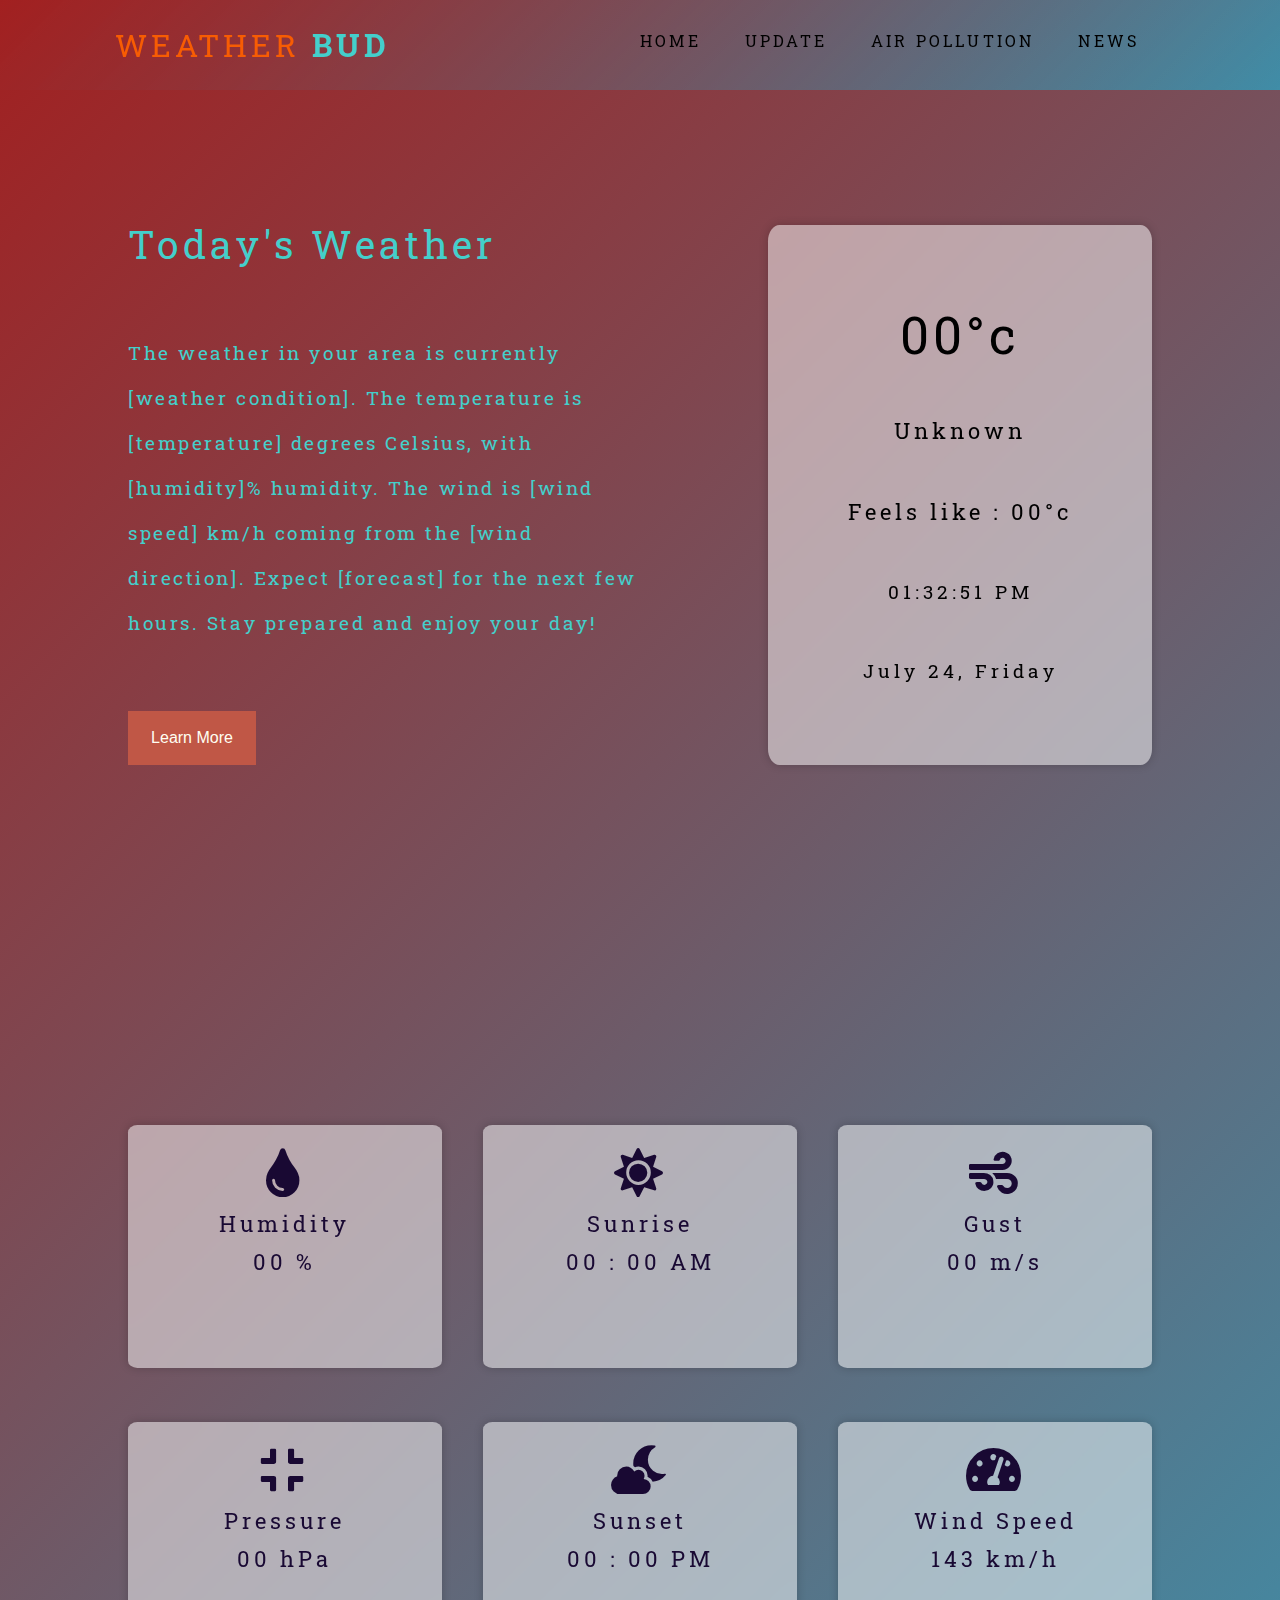
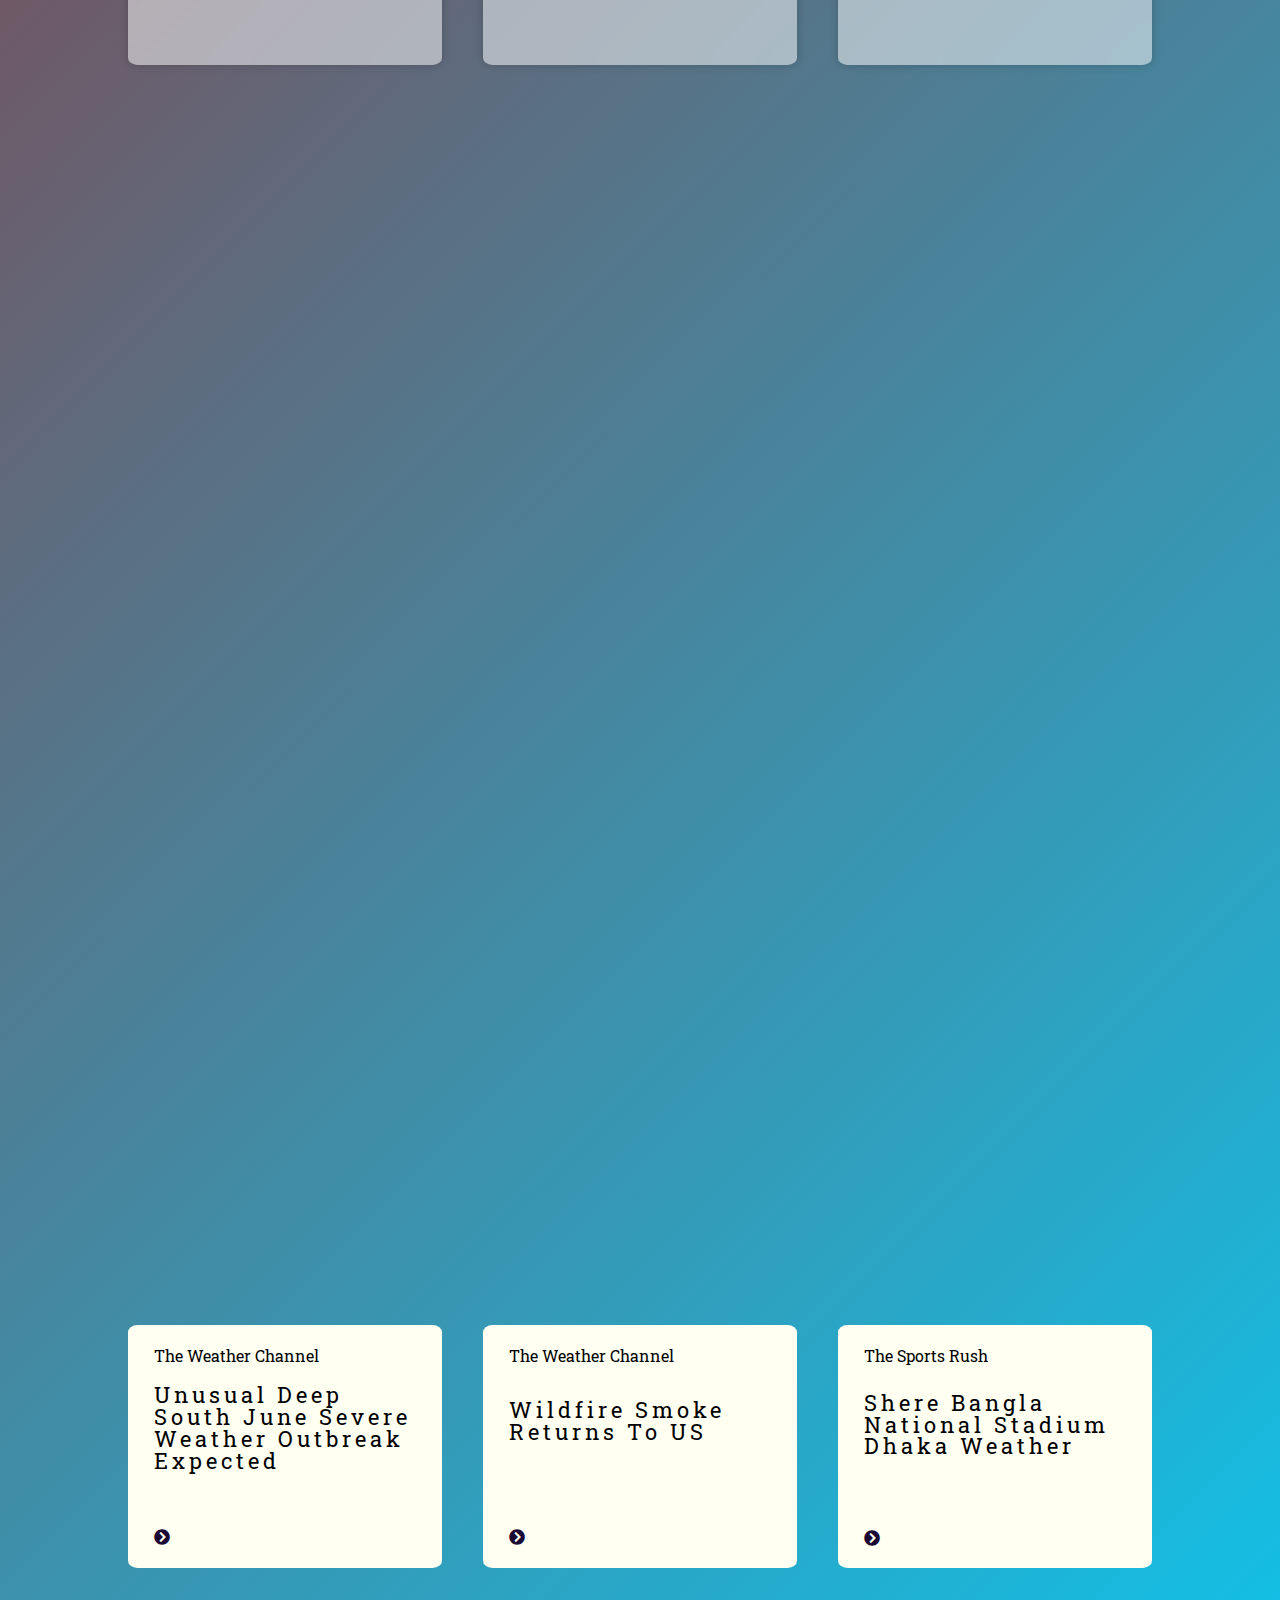
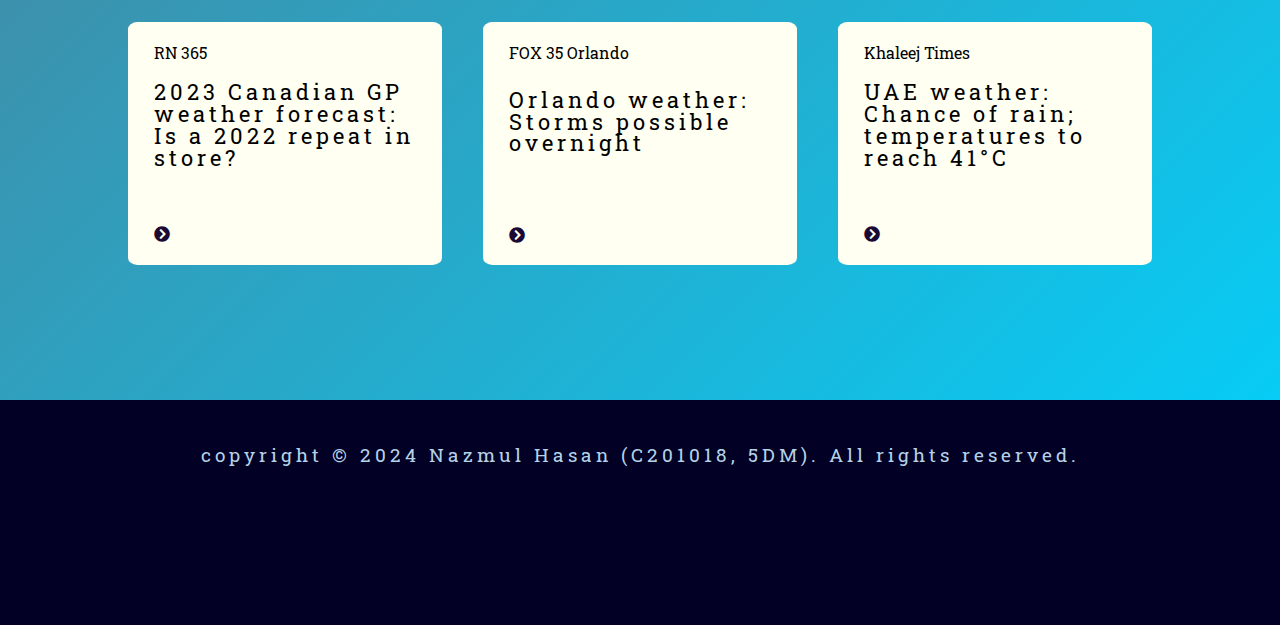
<file: index.html>
<!DOCTYPE html>
<html lang="en">

<head>
 <meta charset="UTF-8">
 <meta http-equiv="X-UA-Compatible" content="IE=edge">
 <meta name="viewport" content="width=device-width, initial-scale=1.0">
 <link rel="stylesheet" href="style.css">
 <link rel="stylesheet" href="https://cdnjs.cloudflare.com/ajax/libs/font-awesome/5.15.3/css/all.min.css" />
 <link rel="preconnect" href="https://fonts.googleapis.com">
 <link rel="preconnect" href="https://fonts.gstatic.com" crossorigin>
 <link href="https://fonts.googleapis.com/css2?family=Roboto+Slab:wght@100..900&display=swap" rel="stylesheet">
 <link rel="preconnect" href="https://fonts.googleapis.com">
<link rel="preconnect" href="https://fonts.gstatic.com" crossorigin>
<link href="https://fonts.googleapis.com/css2?family=Poppins:ital,wght@0,100;0,200;0,300;0,400;0,500;0,600;0,700;0,800;0,900;1,100;1,200;1,300;1,400;1,500;1,600;1,700;1,800;1,900&family=Roboto+Slab:wght@100..900&display=swap" rel="stylesheet">
 <title>Weather App</title>
</head>

<body>
 <nav>
  <h3 class="logo">Weather <span>Bud</span></h3>
  <ul class="links">
   <li class="home_link"><a href="#home">home</a></li>
   <li class="update_link"><a href="#update">update</a></li>
   <li class="news_link"><a href="#pollution">air pollution</a></li>
   <li class="news_link"><a href="#news">news</a></li>
  </ul>
 </nav>
 <div id="home">
  <div class="flex_element">
   <div class="text">
    <h2>Today's Weather</h2>
    <p class="temp_text">
     The weather in your area is currently [weather condition]. The temperature is [temperature] degrees Celsius, with
     [humidity]% humidity. The wind is [wind speed] km/h coming from the [wind direction]. Expect [forecast] for the
     next few
     hours. Stay prepared and enjoy your day!
    </p>
    <a href="#update"><button class="learn_more">Learn More</button></a>
   </div>
   <div class="temperature">
    <div class="temp_icon"></div>
    <h1 class="temp">00&deg;c</h1>
    <h4 class="situation">Unknown</h4>
    <h4>Feels like : <span class="feels_like">00&deg;c</span></h4>
    <h5 class="time"></h5>
    <h5 class="day"></h5>
    <h5 class="place"></h5>
   </div>
  </div>
 </div>
 <div id="update">
  <div class="vertical">
   <div class="horizontal">
    <a href="humidity.html" target="_blank">
     <div class="box">
      <h1><i class="fas fa-tint"></i></h1>
      <br>
      <h4>Humidity</h4>
      <br>
      <h4 class="humidity">00 %</h4>
     </div>
    </a>

    <a href="sunrise.html" target="_blank">
     <div class="box">
      <h1><i class="fas fa-sun"></i></h1>
      <br>
      <h4>Sunrise</h4>
      <br>
      <h4 class="sunrise">00 : 00 AM</h4>
     </div>
    </a>

    <a href="gust.html" target="_blank">
     <div class="box">
      <h1><i class="fas fa-wind"></i></h1>
      <br>
      <h4>Gust</h4>
      <br>
      <h4 class="gust">00 m/s</h4>
     </div>
    </a>

   </div>
   <div class="horizontal">
    <a href="pressure.html" target="_blank">
     <div class="box">
      <h1><i class="fas fa-compress"></i></h1>
      <br>
      <h4>Pressure</h4>
      <br>
      <h4 class="pressure">00 hPa</h4>
     </div>
    </a>

    <a href="sunset.html" target="_blank">
     <div class="box">
      <h1><i class="fas fa-regular fa-cloud-moon"></i></h1>
      <br>
      <h4>Sunset</h4>
      <br>
      <h4 class="sunset">00 : 00 PM</h4>
     </div>
    </a>

    <a href="speed.html" target="_blank">
     <div class="box">
      <h1><i class="fas fa-tachometer-alt"></i></h1>
      <br>
      <h4>Wind Speed</h4>
      <br>
      <h4 class="speed">143 km/h</h4>
     </div>
    </a>

   </div>
  </div>
 </div>
 <div id="pollution">
    <div class="dataDiv"></div>
</div>
 <div id="news">
  <div class="vertical">
   <div class="horizontal">
    <div class="box1">
        <p>The Weather Channel</p>
     <h4>Unusual Deep South June Severe Weather Outbreak Expected</h4>
     <br>
     <a href="https://weather.com/storms/severe/news/2023-06-14-severe-outbreak-forecast-south" target="_blank">
      <i class="fas fa-chevron-circle-right"></i>
     </a>
    </div>
    <div class="box1">
        <p>The Weather Channel</p>
     <h4>Wildfire Smoke Returns To US</h4>
     <br>
     <a href="https://weather.com/news/weather/video/wildfire-smoke-returns-to-us" target="_blank">
      <i class="fas fa-chevron-circle-right"></i>
     </a>
    </div>
    <div class="box1">
        <p>The Sports Rush</p>
     <h4>Shere Bangla National Stadium Dhaka Weather</h4>
     <br>
     <a
      href="https://thesportsrush.com/cricket-news-shere-bangla-national-stadium-dhaka-weather-mirpur-stadium-weather-forecast-for-ban-vs-afg-test-day-1/"
      target="_blank">
      <i class="fas fa-chevron-circle-right"></i>
     </a>
    </div>
   </div>

   <div class="horizontal">
    <div class="box1">
    <p>RN 365</p>
     <h4>2023 Canadian GP weather forecast: Is a 2022 repeat in store?</h4>
     <br>
     <a href="https://racingnews365.com/2023-canadian-gp-weather-forecast-is-a-2022-repeat-in-store" target="_blank">
      <i class="fas fa-chevron-circle-right"></i>
     </a>
    </div>
    <div class="box1">
        <p>FOX 35 Orlando</p>
     <h4>Orlando weather: Storms possible overnight</h4>
     <br>
     <a
      href="https://www.fox35orlando.com/news/orlando-weather-scorching-hot-humid-day-with-rain-chances-for-portion-of-across-central-florida"
      target="_blank">
      <i class="fas fa-chevron-circle-right"></i>
     </a>
    </div>
    <div class="box1">
        <p>Khaleej Times</p>
     <h4>UAE weather: Chance of rain; temperatures to reach 41°C</h4>
     <br>
     <a href="https://www.khaleejtimes.com/uae/weather/uae-weather-chance-of-rain-temperatures-to-reach-41c"
      target="_blank">
      <i class="fas fa-chevron-circle-right"></i>
     </a>
    </div>
   </div>
  </div>
 </div>
 <footer>
  <h5>copyright &copy; 2024 Nazmul Hasan (C201018, 5DM). All rights reserved.</h5>
 </footer>
 <script src="app.js"></script>
</body>

</html>
</file>
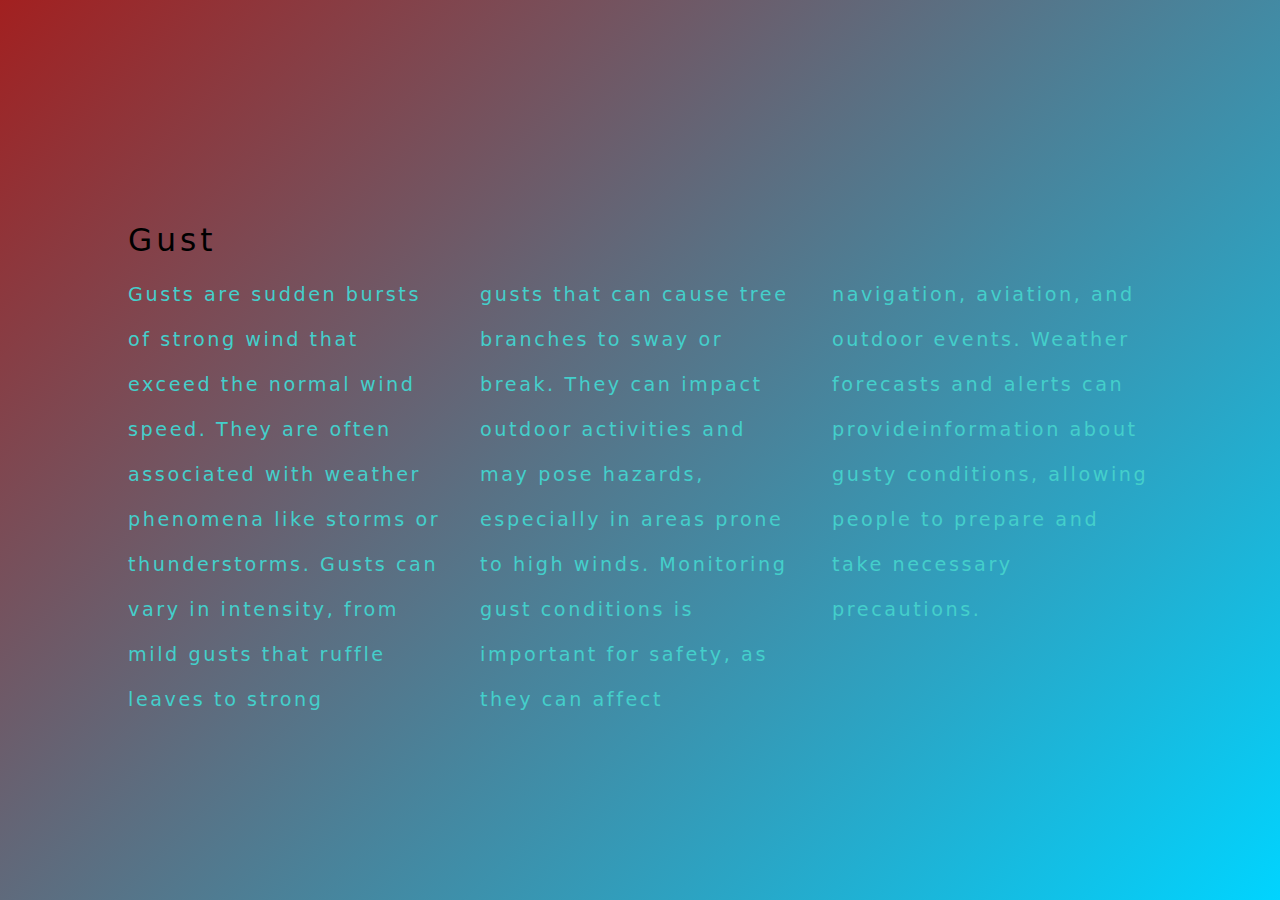
<file: gust.html>
<!DOCTYPE html>
<html lang="en">

<head>
 <meta charset="UTF-8">
 <meta http-equiv="X-UA-Compatible" content="IE=edge">
 <meta name="viewport" content="width=device-width, initial-scale=1.0">
 <link rel="stylesheet" href="style.css">
 <link rel="stylesheet" href="https://cdnjs.cloudflare.com/ajax/libs/font-awesome/5.15.3/css/all.min.css" />
 <title>Gust</title>
</head>

<body>
 <h3>Gust</h3>
 <br>
 <div class="text">
  <p>Gusts are sudden bursts of strong wind that exceed the normal wind speed. They are often associated with weather
   phenomena like storms or thunderstorms. Gusts can vary in intensity, from mild gusts that ruffle leaves to strong
  </p>
  <p>
   gusts that can cause tree branches to sway or break. They can impact outdoor activities and may pose hazards,
   especially in areas prone to high winds.
   Monitoring gust conditions is important for safety, as they can affect

  </p>
  <p>
   navigation, aviation, and outdoor events. Weather forecasts and alerts can provideinformation about gusty conditions,
   allowing people to prepare and take
   necessary precautions.
  </p>
 </div>
</body>

<style>
 body {
  height: 100vh;
  width: 100vw;
  padding-top: 25vh;
  padding-left: 10vw;
  padding-right: 10vw;
 }

 p {
  line-break: 2vh;
  font-size: 1.5vw;
  width: 25vw;
  text-align: justify;
 }

 .text {
  display: flex;
  justify-content: space-between;
  flex-direction: row;
  width: 100%;
 }
</style>

</html>
</file>
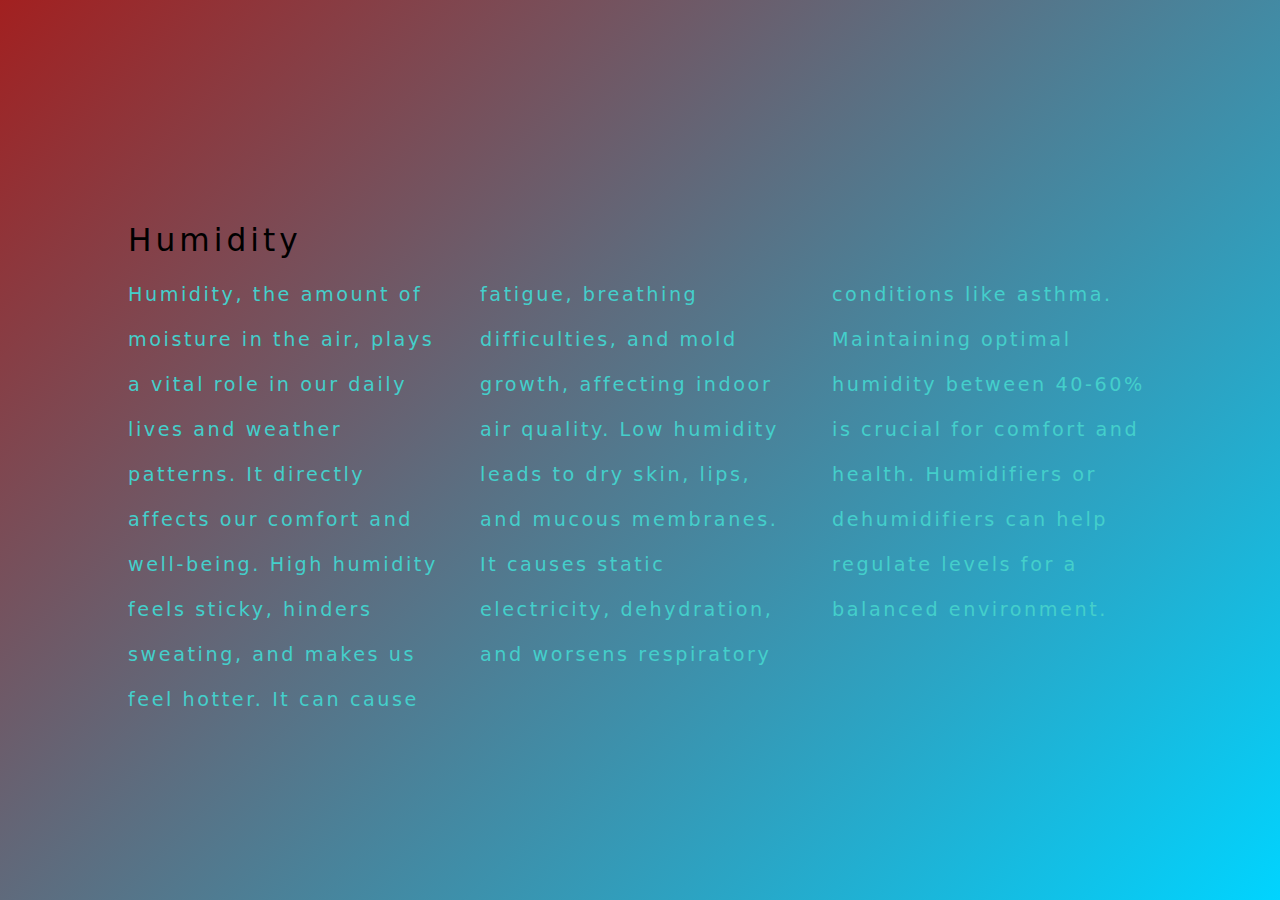
<file: humidity.html>
<!DOCTYPE html>
<html lang="en">

<head>
 <meta charset="UTF-8">
 <meta http-equiv="X-UA-Compatible" content="IE=edge">
 <meta name="viewport" content="width=device-width, initial-scale=1.0">
 <link rel="stylesheet" href="style.css">
 <link rel="stylesheet" href="https://cdnjs.cloudflare.com/ajax/libs/font-awesome/5.15.3/css/all.min.css" />
 <title>Humidity</title>
</head>

<body>
 <h3>Humidity</h3>
 <br>
 <div class="text">
  <p>Humidity, the amount of moisture in the air, plays a vital role in our daily lives and weather patterns. It
   directly
   affects our comfort and well-being. High humidity feels sticky, hinders sweating, and makes us feel hotter. It can
   cause </p>
  <p>
   fatigue, breathing
   difficulties, and mold growth, affecting indoor air quality. Low humidity leads to dry skin, lips, and mucous
   membranes. It causes
   static electricity, dehydration, and worsens
   respiratory
  </p>
  <p>
   conditions like asthma. Maintaining optimal humidity between 40-60% is crucial for comfort and health. Humidifiers or
   dehumidifiers can help
   regulate levels for a balanced environment.
  </p>
 </div>
</body>

<style>
 body {
  height: 100vh;
  width: 100vw;
  padding-top: 25vh;
  padding-left: 10vw;
  padding-right: 10vw;
 }

 p {
  line-break: 2vh;
  font-size: 1.5vw;
  width: 25vw;
  text-align: justify;
 }

 .text {
  display: flex;
  justify-content: space-between;
  flex-direction: row;
  width: 100%;
 }
</style>

</html>
</file>
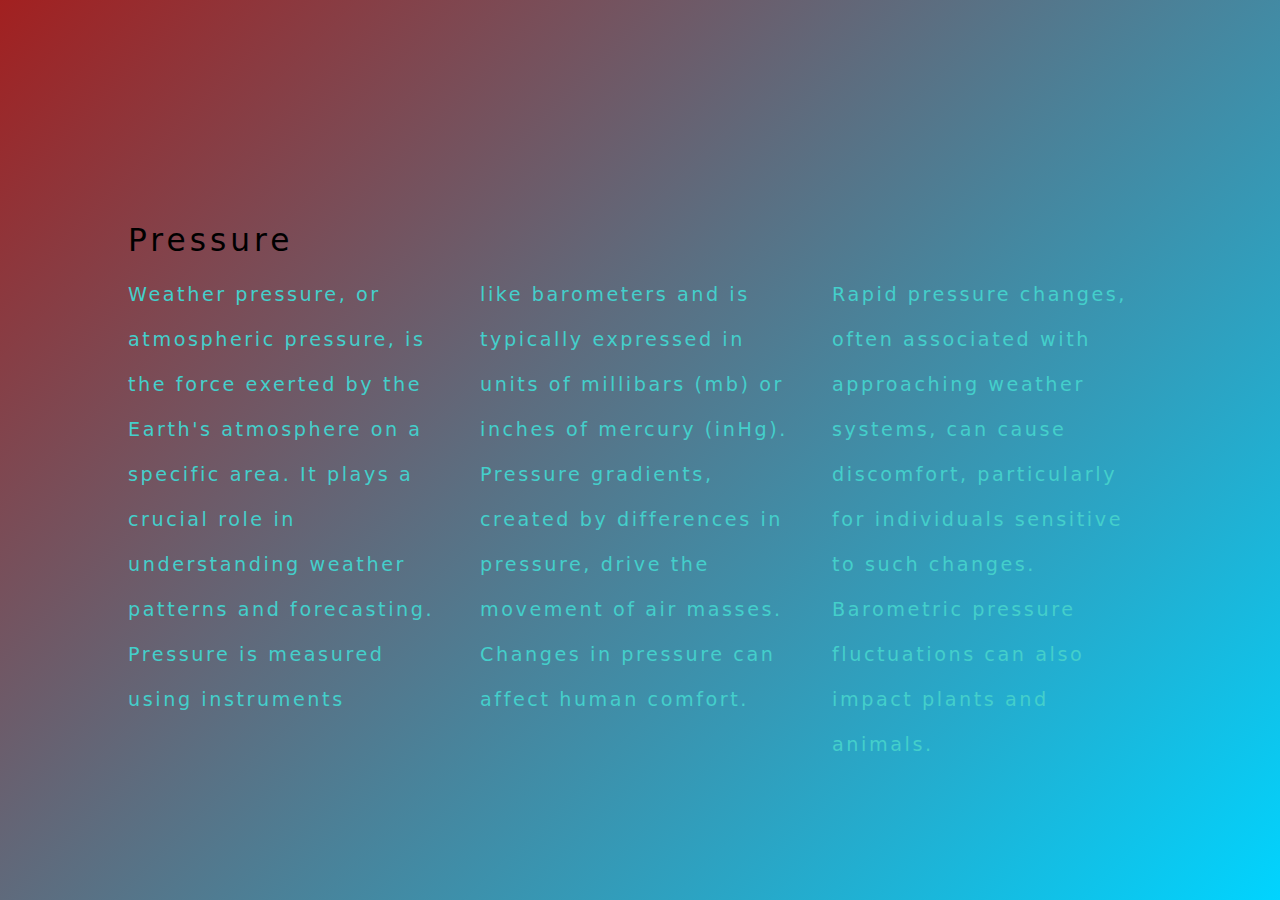
<file: pressure.html>
<!DOCTYPE html>
<html lang="en">

<head>
 <meta charset="UTF-8">
 <meta http-equiv="X-UA-Compatible" content="IE=edge">
 <meta name="viewport" content="width=device-width, initial-scale=1.0">
 <link rel="stylesheet" href="style.css">
 <link rel="stylesheet" href="https://cdnjs.cloudflare.com/ajax/libs/font-awesome/5.15.3/css/all.min.css" />
 <title>Pressure</title>
</head>

<body>
 <h3>Pressure</h3>
 <br>
 <div class="text">
  <p>
   Weather pressure, or atmospheric pressure, is the force exerted by the Earth's atmosphere on a specific area. It
   plays
   a crucial role in understanding weather patterns and forecasting. Pressure is measured using instruments
  </p>
  <p>
   like
   barometers and is typically expressed in units of millibars (mb) or inches of mercury (inHg). Pressure gradients,
   created by differences in pressure, drive the movement of air masses. Changes in pressure can affect human comfort.
  </p>
  <p>
   Rapid pressure changes, often associated with
   approaching
   weather systems, can cause discomfort, particularly for individuals sensitive to such changes. Barometric pressure
   fluctuations can also impact plants and animals.
  </p>
 </div>
</body>

<style>
 body {
  height: 100vh;
  width: 100vw;
  padding-top: 25vh;
  padding-left: 10vw;
  padding-right: 10vw;
 }

 p {
  line-break: 2vh;
  font-size: 1.5vw;
  width: 25vw;
  text-align: justify;
 }

 .text {
  display: flex;
  justify-content: space-between;
  flex-direction: row;
  width: 100%;
 }
</style>

</html>
</file>
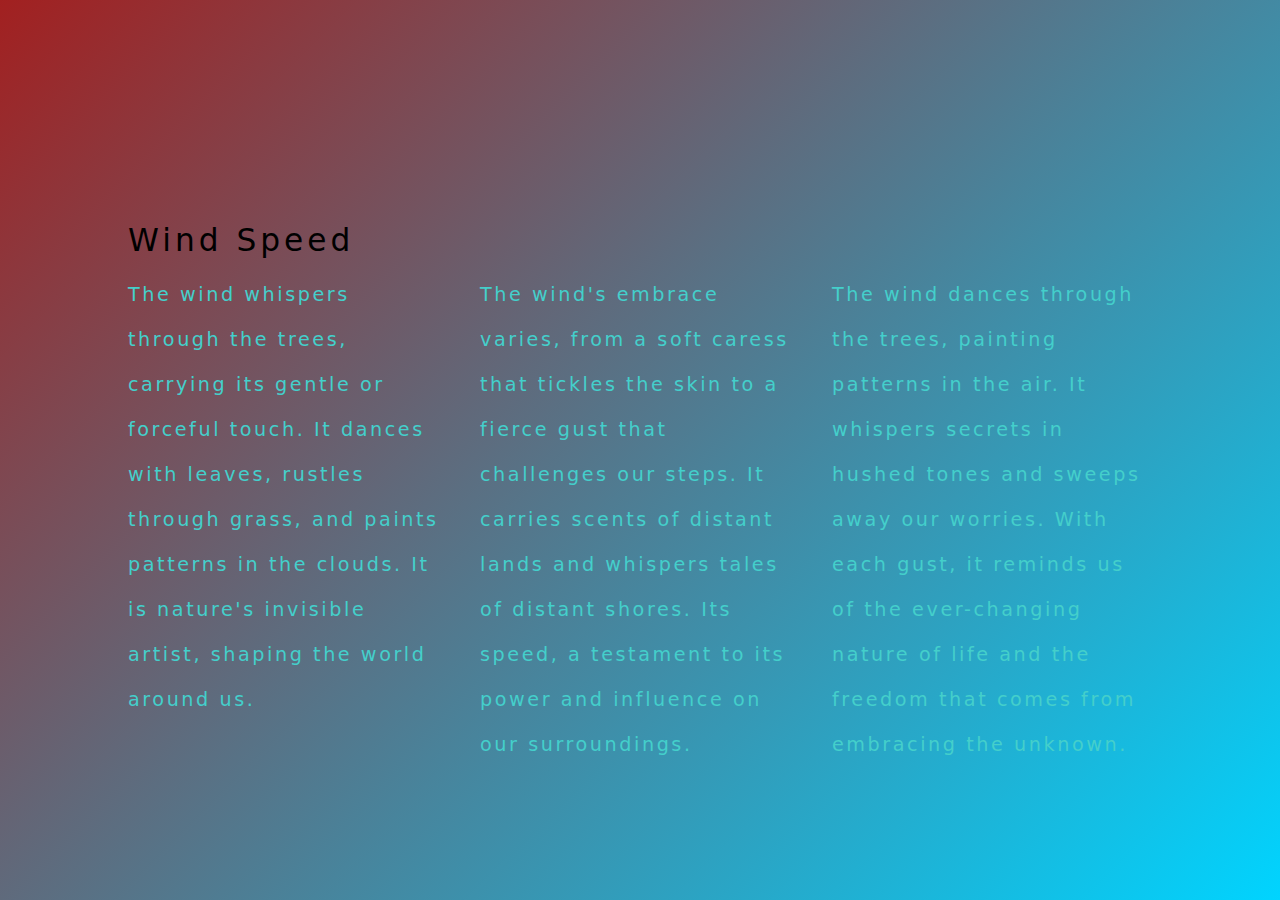
<file: speed.html>
<!DOCTYPE html>
<html lang="en">

<head>
 <meta charset="UTF-8">
 <meta http-equiv="X-UA-Compatible" content="IE=edge">
 <meta name="viewport" content="width=device-width, initial-scale=1.0">
 <link rel="stylesheet" href="style.css">
 <link rel="stylesheet" href="https://cdnjs.cloudflare.com/ajax/libs/font-awesome/5.15.3/css/all.min.css" />
 <title>Wind Speed</title>
</head>

<body>
 <h3>Wind Speed</h3>
 <br>
 <div class="text">
  <p>The wind whispers through the trees, carrying its gentle or forceful touch. It dances with leaves, rustles through
   grass, and paints patterns in the clouds. It is nature's invisible artist, shaping the world around us.
  </p>
  <p>
   The wind's embrace varies, from a soft caress that tickles the skin to a fierce gust that challenges our steps. It
   carries scents of distant lands and whispers tales of distant shores. Its speed, a testament to its power and
   influence
   on our surroundings.

  </p>
  <p>
   The wind dances through the trees, painting patterns in the air. It whispers secrets in hushed tones and sweeps away
   our
   worries. With each gust, it reminds us of the ever-changing nature of life and the freedom that comes from embracing
   the
   unknown.
  </p>
 </div>
</body>

<style>
 body {
  height: 100vh;
  width: 100vw;
  padding-top: 25vh;
  padding-left: 10vw;
  padding-right: 10vw;
 }

 p {
  line-break: 2vh;
  font-size: 1.5vw;
  width: 25vw;
  text-align: justify;
 }

 .text {
  display: flex;
  justify-content: space-between;
  flex-direction: row;
  width: 100%;
 }
</style>

</html>
</file>
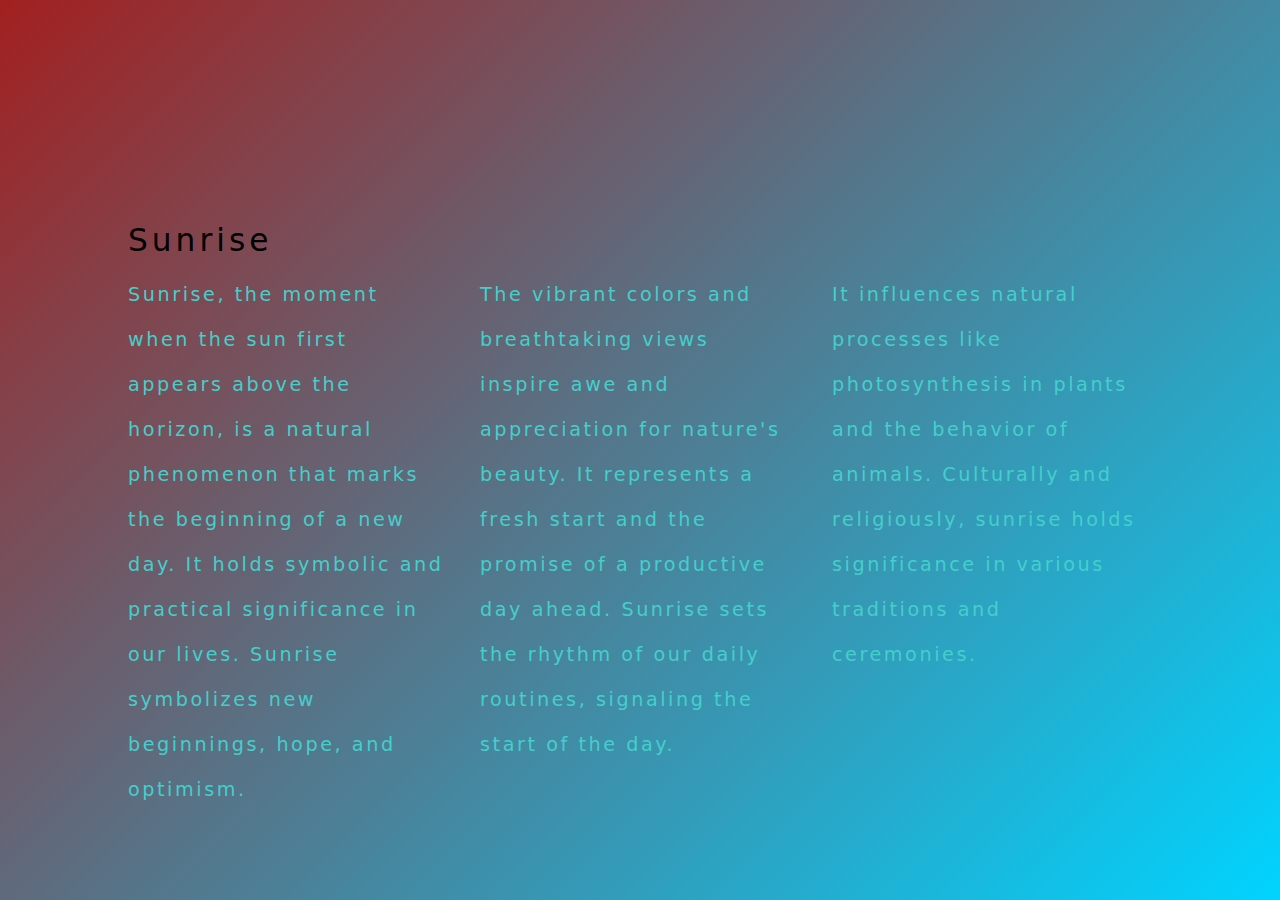
<file: sunrise.html>
<!DOCTYPE html>
<html lang="en">

<head>
 <meta charset="UTF-8">
 <meta http-equiv="X-UA-Compatible" content="IE=edge">
 <meta name="viewport" content="width=device-width, initial-scale=1.0">
 <link rel="stylesheet" href="style.css">
 <link rel="stylesheet" href="https://cdnjs.cloudflare.com/ajax/libs/font-awesome/5.15.3/css/all.min.css" />
 <title>Sunrise</title>
</head>

<body>
 <h3>Sunrise</h3>
 <br>
 <div class="text">
  <p>Sunrise, the moment when the sun first appears above the horizon, is a natural phenomenon that marks the beginning
   of a
   new day. It holds symbolic and practical significance in our lives. Sunrise symbolizes new beginnings, hope, and
   optimism. </p>
  <p>
   The vibrant colors and breathtaking views inspire awe and
   appreciation for nature's beauty. It represents a fresh start and the promise of a productive day ahead. Sunrise sets
   the rhythm of our daily routines, signaling the start of the day.
  </p>
  <p>
   It influences natural processes like
   photosynthesis in plants and the behavior of animals. Culturally and religiously, sunrise holds significance in
   various
   traditions and ceremonies.
  </p>
 </div>
</body>

<style>
 body {
  height: 100vh;
  width: 100vw;
  padding-top: 25vh;
  padding-left: 10vw;
  padding-right: 10vw;
 }

 p {
  line-break: 2vh;
  font-size: 1.5vw;
  width: 25vw;
  text-align: justify;
 }

 .text {
  display: flex;
  justify-content: space-between;
  flex-direction: row;
  width: 100%;
 }
</style>

</html>
</file>
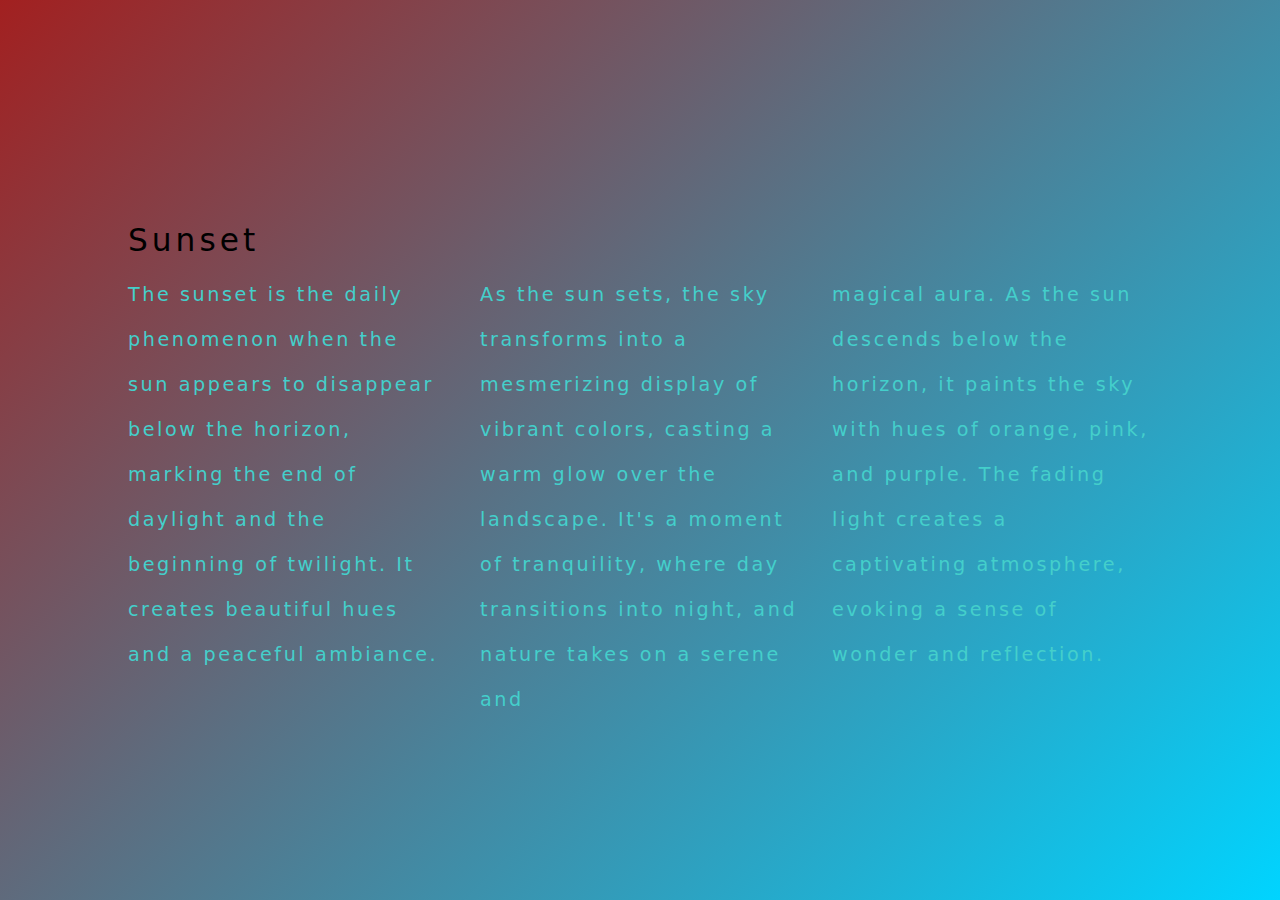
<file: sunset.html>
<!DOCTYPE html>
<html lang="en">

<head>
 <meta charset="UTF-8">
 <meta http-equiv="X-UA-Compatible" content="IE=edge">
 <meta name="viewport" content="width=device-width, initial-scale=1.0">
 <link rel="stylesheet" href="style.css">
 <link rel="stylesheet" href="https://cdnjs.cloudflare.com/ajax/libs/font-awesome/5.15.3/css/all.min.css" />
 <title>Sunset</title>
</head>

<body>
 <h3>Sunset</h3>
 <br>
 <div class="text">
  <p>The sunset is the daily phenomenon when the sun appears to disappear below the horizon, marking the end of daylight
   and
   the beginning of twilight. It creates beautiful hues and a peaceful ambiance.
  </p>
  <p>
   As the sun sets, the sky transforms into a mesmerizing display of vibrant colors, casting a warm glow over the
   landscape. It's a moment of tranquility, where day transitions into night, and nature takes on a serene and

  </p>
  <p>
   magical
   aura. As the sun descends below the horizon, it paints the sky with hues of orange, pink, and purple. The fading
   light
   creates
   a captivating atmosphere, evoking a sense of wonder and reflection.
  </p>
 </div>
</body>

<style>
 body {
  height: 100vh;
  width: 100vw;
  padding-top: 25vh;
  padding-left: 10vw;
  padding-right: 10vw;
 }

 p {
  line-break: 2vh;
  font-size: 1.5vw;
  width: 25vw;
  text-align: justify;
 }

 .text {
  display: flex;
  justify-content: space-between;
  flex-direction: row;
  width: 100%;
 }
</style>

</html>
</file>
<file: style.css>
/* ============= GLOBAL CSS =============== */

*,
::after,
::before {
 margin: 0;
 padding: 0;
 box-sizing: border-box;
}

html {
 font-size: 100%;
}

body {
 font-family: Roboto Slab, JetBrains Mono, system-ui, -apple-system, BlinkMacSystemFont, 'Segoe UI', Roboto,
  Oxygen, Ubuntu, Cantarell, 'Open Sans', 'Helvetica Neue', sans-serif;
 font-weight: 400;
 line-height: 1;
 scroll-behavior: smooth;
 overflow-x: hidden;
 background: rgb(2,0,36);
background: linear-gradient(135deg, rgba(2,0,36,1) 0%, rgba(162,32,32,1) 0%, rgba(0,212,255,1) 100%);
}

body:hover {
 cursor: default;
}

p {
 margin: 0;
}

a {
 text-decoration: none;
 color: #190933;
}

h1,
h2,
h3,
h4,
h5 {
 margin: 0;
 font-weight: 400;
 line-height: 1;
 letter-spacing: 0.25rem;
}

h1 {
 font-size: 3.052rem;
}

h2 {
 font-size: 2.441rem;
}

h3 {
 font-size: 1.953rem;
}

h4 {
 font-size: 1.7vw;
}

h5 {
 font-size: 1.5vw;
}

nav {
 position: fixed;
 display: flex;
 justify-content: space-between;
 align-items: center;
 width: 100vw;
 height: 10vh;
 padding-left: 9vw;
 padding-right: 11vw;
 z-index: 1;
 background: rgb(2,0,36);
background: linear-gradient(135deg, rgba(2,0,36,1) 0%, rgba(162,32,32,1) 0%, rgba(0,212,255,0.4628011238675157) 100%);
}

.logo {
 
 text-transform: uppercase;
 cursor: default;
 color: #F75C03;
}

.logo span {
 font-weight: bolder;
 color:#44CFCB
}

.links {
 display: flex;
 justify-content: space-between;
 align-items: center;
 list-style: none;
 width: 40vw;
}

.links a {
 text-decoration: none;
 letter-spacing: 0.25vw;
 padding-left: 1vw;
 text-transform: uppercase;
 color: #190933;
 display: inline-block;
 position: relative;
 color: #000;
 transition: all 0.3s ease;
 padding-bottom: 1vh;
}

.links a:hover {
 color: #FFFFF2;
}

.links a::before,
.links a::after {
 content: '';
 position: absolute;
 width: 0;
 height: 4vh;
 background-color: #F75C03;
 transition: all 0.3s ease;
 z-index: -1;
}

.links a::before {
 top: 50%;
 left: 65%;
 transform: translate(-50%, -50%);
}

.links a::after {
 bottom: 50%;
 right: 50%;
 transform: translate(50%, 50%);
}

.links a:hover::before,
.links a:hover::after {
 width: 80%;
}

#home {
 height: 100vh;
 width: 100vw;
 padding-top: 25vh;
 padding-left: 10vw;
 padding-right: 10vw;
}

.flex_element {
 display: flex;
 justify-content: space-between;
}

.temperature {
 height: 60vh;
 width: 30vw;
 text-align: center;
 display: flex;
 flex-direction: column;
 justify-content: space-between;
 background-color: rgba(255, 255, 255, 0.5);
 backdrop-filter: blur(10px);
 box-shadow: 0 0 10px rgba(0, 0, 0, 0.2);
 padding: 0.5vw 0 2vw 0;
 box-sizing: border-box;
 border-radius: 3%;
}

.temp {
 font-size: 4vw;
}

img {
 width: 5vw;
}

.temp_icon {
 width: 100%;
 height: 2vh;
 margin: 0;
 padding: 0;
}

.text {
 height: 60vh;
 width: 40vw;
 display: flex;
 flex-direction: column;
 justify-content: space-between;
 color:#44CFCB
}

.text p {
 font-size: 1.5vw;
 letter-spacing: 0.20vw;
 text-align: left;
 line-height: 5vh;
}

.learn_more {
 width: 10vw;
 height: 6vh;
 background-color: #C05746;
 border: none;
 color: #FFFFF2;
 font-size: 1.25vw;
 transition: all 0.5s ease-in-out;
}

.learn_more:hover {
 background-color: #37718E;
 cursor: pointer;
 transition: all 0.5s ease-in-out;
}

#update {
 height: 100vh;
 width: 100vw;
 padding-top: 25vh;
 padding-left: 10vw;
 padding-right: 10vw;
}

.vertical {
 width: 100%;
 height: 60vh;
 display: flex;
 flex-direction: column;
 justify-content: space-between;
}

.horizontal {
 display: flex;
 justify-content: space-between;
}

.box {
 padding: 2.5vh 2vw;
 text-align: center;
 width: 24.5vw;
 height: 27vh;
 background-color: rgba(255, 255, 255, 0.5);
 backdrop-filter: blur(10px);
 box-shadow: 0 0 10px rgba(0, 0, 0, 0.2);
 box-sizing: border-box;
 border-radius: 3%;
 transition: transform 0.3s ease-in;
}

.box:hover {
 transform: scale(1.10);
 cursor: pointer;
 transition: transform 0.3s ease-out;
}

.box1 {
 padding: 2.5vh 2vw;
 width: 24.5vw;
 height: 27vh;
 background-color: #FFFFF2;
 box-sizing: border-box;
 border-radius: 3%;
 transition: transform 0.3s ease-in;
 display: flex;
 flex-direction: column;
 justify-content: space-between;
}

.box1 i {
 color: #190933;
 transition: transform 0.3s ease-in;
}

.box1 i:hover {
 color: #44CFCB;
 transition: transform 0.3s ease-out;
}

#news {
 height: 100vh;
 width: 100vw;
 padding-top: 25vh;
 padding-left: 10vw;
 padding-right: 10vw;
}

#stat {
 height: 100vh;
 width: 100vw;
 padding-top: 25vh;
 padding-left: 10vw;
 padding-right: 10vw;
 display: flex;
 flex-direction: column;
 align-items: flex-start;
 justify-content: space-between;
}

.pole {
 color: #FFFFF2;
 background-color: #190933;
 width: 5vw;
 padding: 3vh 1vw;
 margin-bottom: auto;
}

footer {
 width: 100%;
 height: 25vh;
 background-color: rgb(2,0,36);
 color: #B4D2E7;
 text-align: center;
 padding: 5vh;
}

#pollution    {
    height: 100vh;
 width: 100vw;
 padding-top: 25vh;
 padding-left: 10vw;
 padding-right: 10vw;
}

.box2 {
    padding: 4vh 2vw;
    width: 18vw;
    height: 25vh;
    text-align: center;
    background-color: #FFFFF2;
    box-sizing: border-box;
    border-radius: 3%;
    transition: transform 0.3s ease-in;
    display: flex;
    flex-direction: column;
    justify-content: space-between;
   }

   .box2 h1{
    font-size: 1.5rem;
}

   .box2 h4{
        font-size: 1rem;
   }
   
   .box2 i {
    color: #190933;
    transition: transform 0.3s ease-in;
   }
   
   .box2 i:hover {
    color: #44CFCB;
    transition: transform 0.3s ease-out;
   }
</file>
